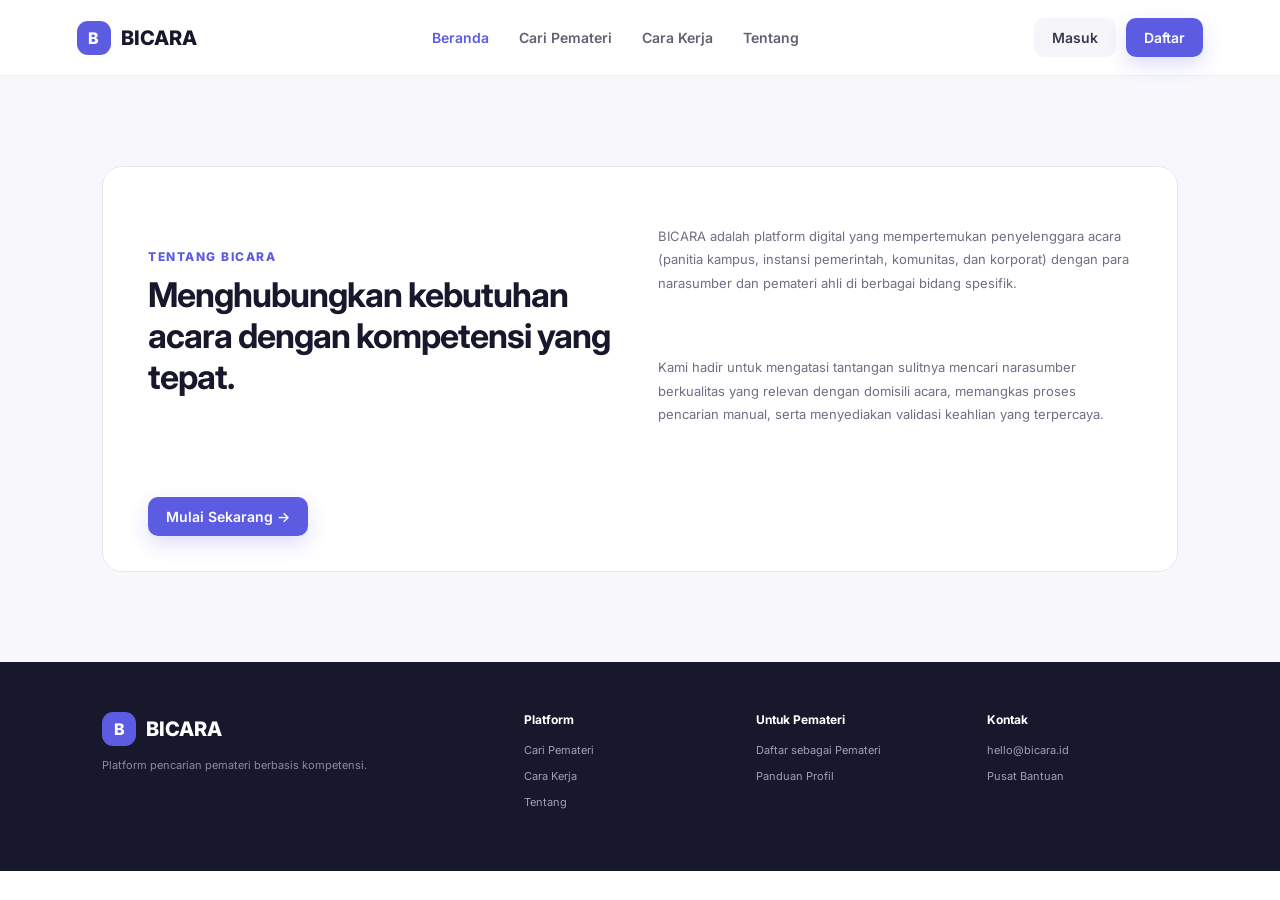
<file: about.html>
<!DOCTYPE html>
<html lang="id">
<head>
  <meta charset="UTF-8">
  <meta name="viewport" content="width=device-width, initial-scale=1.0">
  <title>Tentang Kami — BICARA</title>
  <link rel="preconnect" href="https://fonts.googleapis.com">
  <link rel="preconnect" href="https://fonts.gstatic.com" crossorigin>
  <link href="https://fonts.googleapis.com/css2?family=Inter:wght@400;500;600;700;800&display=swap" rel="stylesheet">
  <link rel="stylesheet" href="style.css">
</head>
<body>
  <header class="navbar">
    <a class="brand" href="index.html">
      <span class="brand-mark">B</span><span>BICARA<span class="brand-accent"></span></span>
    </a>
    
    <nav class="nav-links" id="mainNavLinks">
      <a href="index.html">Beranda</a>
      <a href="search.html">Cari Pemateri</a>
      <a href="how-it-works.html">Cara Kerja</a>
      <a href="about.html" class="active">Tentang</a>
    </nav>
    
    <div class="nav-actions" id="mainNavActions">
      <a class="btn btn-ghost" href="login.html">Masuk</a>
      <a class="btn btn-primary" href="register.html">Daftar</a>
      <a class="btn btn-primary" href="become-mentor.html">Menjadi Pemateri</a>
    </div>
    <button class="mobile-menu" onclick="toggleMenu()">☰</button>
</header>

  <main>
    <section class="section about-section">
      <div class="about-card">
        <div>
          <span class="eyebrow">TENTANG BICARA</span>
          <h2>Menghubungkan kebutuhan acara dengan kompetensi yang tepat.</h2>
        </div>
        <p>BICARA adalah platform digital yang mempertemukan penyelenggara acara (panitia kampus, instansi pemerintah, komunitas, dan korporat) dengan para narasumber dan pemateri ahli di berbagai bidang spesifik.</p>
        <p>Kami hadir untuk mengatasi tantangan sulitnya mencari narasumber berkualitas yang relevan dengan domisili acara, memangkas proses pencarian manual, serta menyediakan validasi keahlian yang terpercaya.</p>
        <div style="margin-top: 2rem;">
          <a class="btn btn-primary" href="register.html">Mulai Sekarang →</a>
        </div>
      </div>
    </section>
  </main>

  <footer>
    <div class="footer-brand"><a class="brand" href="index.html"><span class="brand-mark">B</span><span>BICARA<span class="brand-accent"></span></span></a><p>Platform pencarian pemateri berbasis kompetensi.</p></div>
    <div><h4>Platform</h4><a href="search.html">Cari Pemateri</a><a href="how-it-works.html">Cara Kerja</a><a href="about.html">Tentang</a></div>
    <div><h4>Untuk Pemateri</h4><a href="become-mentor.html">Daftar sebagai Pemateri</a><a href="#">Panduan Profil</a></div>
    <div><h4>Kontak</h4><a href="mailto:hello@bicara.id">hello@bicara.id</a><a href="#">Pusat Bantuan</a></div>
  </footer>

  <script src="script.js"></script>
</body>
</html>
</file>
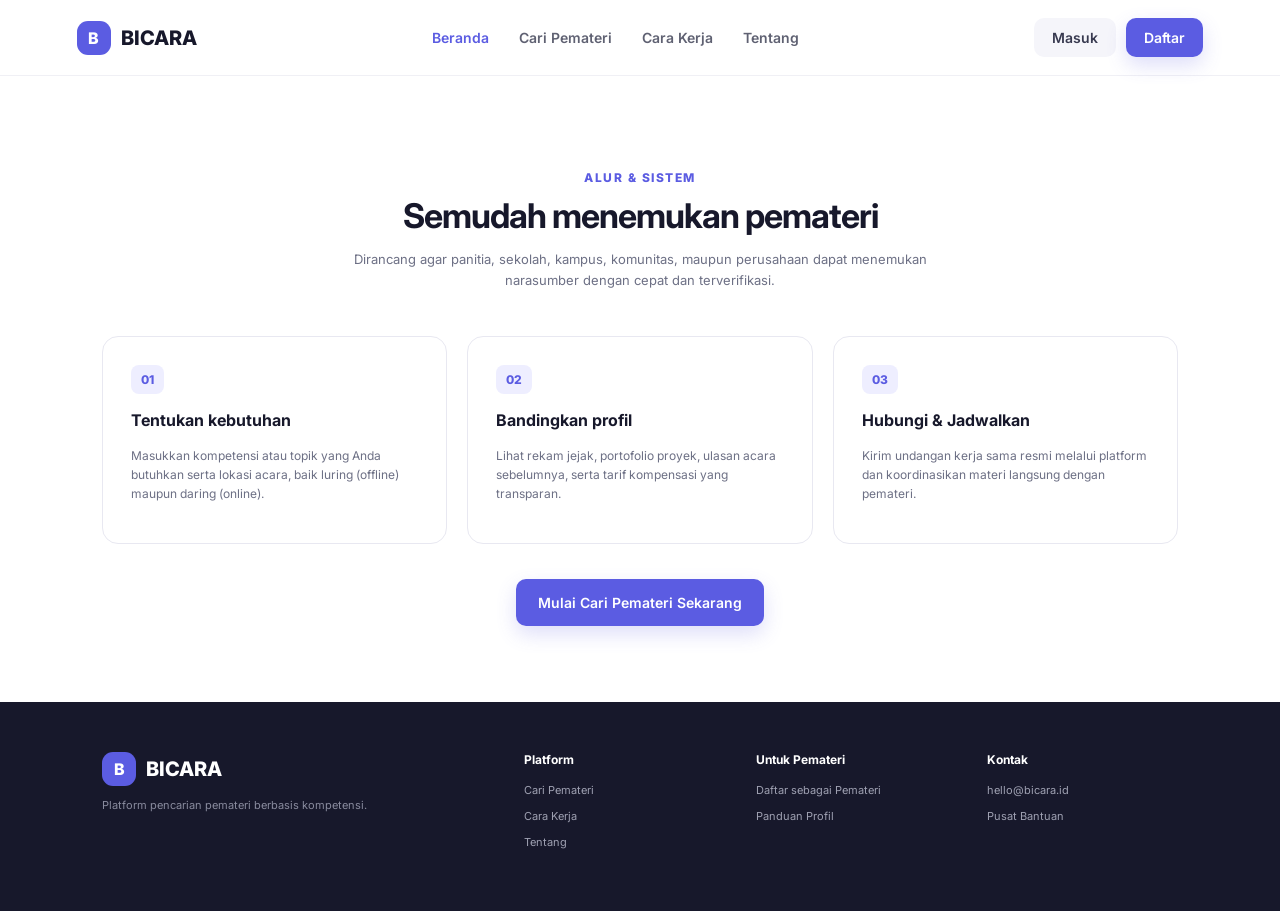
<file: how-it-works.html>
<!DOCTYPE html>
<html lang="id">
<head>
  <meta charset="UTF-8">
  <meta name="viewport" content="width=device-width, initial-scale=1.0">
  <title>Cara Kerja — BICARA</title>
  <link rel="preconnect" href="https://fonts.googleapis.com">
  <link rel="preconnect" href="https://fonts.gstatic.com" crossorigin>
  <link href="https://fonts.googleapis.com/css2?family=Inter:wght@400;500;600;700;800&display=swap" rel="stylesheet">
  <link rel="stylesheet" href="style.css">
</head>
<body>
  <header class="navbar">
    <a class="brand" href="index.html">
      <span class="brand-mark">B</span><span>BICARA<span class="brand-accent"></span></span>
    </a>
    <nav class="nav-links" id="mainNavLinks">
      <a href="index.html" class="active">Beranda</a>
      <a href="search.html">Cari Pemateri</a>
      <a href="how-it-works.html">Cara Kerja</a>
      <a href="about.html">Tentang</a>
    </nav>
    <div class="nav-actions" id="mainNavActions">
      <a class="btn btn-ghost" href="login.html">Masuk</a>
      <a class="btn btn-primary" href="register.html">Daftar</a>
      <a class="btn btn-primary" href="become-mentor.html">Menjadi Pemateri</a>
    </div>
    <button class="mobile-menu" onclick="toggleMenu()">☰</button>
</header>

  <main>
    <section class="section how-section">
      <div class="center-heading">
        <span class="eyebrow">ALUR & SISTEM</span>
        <h2>Semudah menemukan pemateri</h2>
        <p>Dirancang agar panitia, sekolah, kampus, komunitas, maupun perusahaan dapat menemukan narasumber dengan cepat dan terverifikasi.</p>
      </div>
      <div class="steps">
        <div class="step">
          <div class="step-number">01</div>
          <h3>Tentukan kebutuhan</h3>
          <p>Masukkan kompetensi atau topik yang Anda butuhkan serta lokasi acara, baik luring (offline) maupun daring (online).</p>
        </div>
        <div class="step">
          <div class="step-number">02</div>
          <h3>Bandingkan profil</h3>
          <p>Lihat rekam jejak, portofolio proyek, ulasan acara sebelumnya, serta tarif kompensasi yang transparan.</p>
        </div>
        <div class="step">
          <div class="step-number">03</div>
          <h3>Hubungi & Jadwalkan</h3>
          <p>Kirim undangan kerja sama resmi melalui platform dan koordinasikan materi langsung dengan pemateri.</p>
        </div>
      </div>
      <div style="text-align: center; margin-top: 3rem;">
        <a href="search.html" class="btn btn-primary btn-large">Mulai Cari Pemateri Sekarang</a>
      </div>
    </section>
  </main>

  <footer>
    <div class="footer-brand"><a class="brand" href="index.html"><span class="brand-mark">B</span><span>BICARA<span class="brand-accent"></span></span></a><p>Platform pencarian pemateri berbasis kompetensi.</p></div>
    <div><h4>Platform</h4><a href="search.html">Cari Pemateri</a><a href="how-it-works.html">Cara Kerja</a><a href="about.html">Tentang</a></div>
    <div><h4>Untuk Pemateri</h4><a href="become-mentor.html">Daftar sebagai Pemateri</a><a href="#">Panduan Profil</a></div>
    <div><h4>Kontak</h4><a href="mailto:hello@bicara.id">hello@bicara.id</a><a href="#">Pusat Bantuan</a></div>
  </footer>

  <script src="script.js"></script>
</body>
</html>
</file>
<file: style.css>
:root {
  --primary: #5b5ce2;
  --primary-dark: #4546c9;
  --ink: #17182b;
  --muted: #6d7085;
  --line: #e8e8f1;
  --soft: #f7f7fc;
  --white: #fff;
  --green: #18a66a;

  --auth-bg: #0b0f19;
  --auth-card: #1e293b;
  --auth-border: #334155;

  --shadow: 0 18px 50px rgba(33, 34, 76, 0.1);
}

/* =========================
   GLOBAL
========================= */

* {
  box-sizing: border-box;
}

html {
  scroll-behavior: smooth;
}

body {
  margin: 0;
  font-family: Inter, Arial, sans-serif;
  color: var(--ink);
  background: #fff;
}

a {
  text-decoration: none;
  color: inherit;
  cursor: pointer;
}

/* =========================
   NAVBAR
========================= */

.navbar {
  height: 76px;
  display: flex;
  align-items: center;
  justify-content: space-between;
  padding: 0 6%;
  border-bottom: 1px solid #f0f0f5;
  background: rgba(255, 255, 255, 0.94);
  position: sticky;
  top: 0;
  z-index: 20;
  backdrop-filter: blur(14px);
}

.brand {
  display: flex;
  align-items: center;
  gap: 10px;
  font-weight: 800;
  font-size: 20px;
}

.brand-mark {
  width: 34px;
  height: 34px;
  border-radius: 11px;
  background: var(--primary);
  color: #fff;
  display: grid;
  place-items: center;
  font-size: 16px;
}

.brand-accent {
  color: var(--primary);
}

.nav-links {
  display: flex;
  gap: 30px;
  font-size: 14px;
  font-weight: 600;
  color: #5f6172;
  align-items: center;
}

.nav-links a:hover {
  color: var(--primary);
}

.nav-links a.active {
  color: var(--primary);
}

.nav-actions {
  display: flex;
  gap: 10px;
  align-items: center;
}

.user-profile {
  display: flex;
  align-items: center;
  gap: 10px;
  margin-right: 5px;
}

.user-avatar {
  width: 36px;
  height: 36px;
  border-radius: 50%;
  background: #e0e7ff;
  color: var(--primary);
  display: flex;
  align-items: center;
  justify-content: center;
  font-weight: 700;
  font-size: 14px;
}

.user-info {
  display: flex;
  flex-direction: column;
  font-size: 12px;
  line-height: 1.2;
}

.user-info strong {
  color: var(--ink);
}

.user-info span {
  color: var(--muted);
  font-size: 10px;
}

/* =========================
   BUTTON
========================= */

.btn {
  border: 0;
  border-radius: 10px;
  padding: 11px 18px;
  font: 600 14px Inter;
  cursor: pointer;
  transition: 0.2s;
}

.btn-primary {
  background: var(--primary);
  color: #fff;
  box-shadow: 0 8px 20px rgba(91, 92, 226, 0.2);
}

.btn-primary:hover {
  background: var(--primary-dark);
  transform: translateY(-1px);
}

.btn-ghost {
  background: #f5f5fa;
  color: #383a50;
}

.btn-large {
  padding: 15px 22px;
}

.full {
  width: 100%;
  margin-top: 10px;
}

.mobile-menu {
  display: none;
  border: 0;
  background: none;
  font-size: 24px;
}

/* =========================
   HERO
========================= */

.hero {
  min-height: 590px;
  padding: 75px 8% 70px;
  display: flex;
  align-items: center;
  gap: 60px;
  background:
    radial-gradient(
      circle at 80% 20%,
      #eeeefe 0,
      transparent 35%
    ),
    linear-gradient(180deg, #fbfbff, #fff);
}

.hero-content {
  width: 56%;
  max-width: 730px;
}

.eyebrow {
  font-size: 12px;
  letter-spacing: 1.5px;
  color: var(--primary);
  font-weight: 800;
}

.hero .eyebrow {
  display: inline-flex;
  gap: 8px;
  background: #eeeeff;
  padding: 8px 12px;
  border-radius: 30px;
  letter-spacing: 0.4px;
}

.hero h1 {
  font-size: 52px;
  line-height: 1.08;
  letter-spacing: -2px;
  margin: 20px 0;
}

.hero h1 span {
  color: var(--primary);
}

.hero-copy {
  font-size: 17px;
  line-height: 1.7;
  color: var(--muted);
  max-width: 650px;
}

/* =========================
   HERO SEARCH
========================= */

.hero-search {
  background: #fff;
  padding: 9px;
  display: flex;
  gap: 7px;
  border: 1px solid #e6e6ef;
  border-radius: 15px;
  box-shadow: var(--shadow);
  margin-top: 28px;
}

.search-field {
  display: flex;
  align-items: center;
  gap: 8px;
  padding: 0 12px;
  border-right: 1px solid var(--line);
  flex: 1;
  color: #85879a;
}

.search-field input {
  border: 0;
  outline: 0;
  width: 100%;
  font: 14px Inter;
}

.location-field {
  max-width: 170px;
}

.popular {
  display: flex;
  align-items: center;
  gap: 8px;
  margin-top: 16px;
  font-size: 12px;
  color: #7a7c8e;
  flex-wrap: wrap;
}

.popular button {
  border: 1px solid var(--line);
  background: #fff;
  border-radius: 20px;
  padding: 6px 10px;
  color: #55586b;
  cursor: pointer;
}

/* =========================
   HERO VISUAL
========================= */

.hero-visual {
  position: relative;
  flex: 1;
  min-height: 390px;
  display: grid;
  place-items: center;
}

.orb {
  position: absolute;
  border-radius: 50%;
  filter: blur(1px);
}

.orb-one {
  width: 330px;
  height: 330px;
  background: #e7e7ff;
}

.orb-two {
  width: 210px;
  height: 210px;
  background: #d8f5ec;
  right: 5%;
  bottom: 3%;
}

.profile-preview {
  position: relative;
  width: 300px;
  background: #fff;
  border: 1px solid #eeeef5;
  border-radius: 22px;
  padding: 28px;
  box-shadow: 0 25px 70px rgba(50, 50, 100, 0.16);
  text-align: center;
}

.verified {
  position: absolute;
  top: 14px;
  right: 14px;
  font-size: 9px;
  color: var(--green);
  background: #e8faf2;
  padding: 5px 8px;
  border-radius: 20px;
  font-weight: 700;
}

/* =========================
   AVATAR
========================= */

.avatar {
  border-radius: 50%;
  background: linear-gradient(135deg, #5b5ce2, #8f90ff);
  color: #fff;
  display: grid;
  place-items: center;
  font-weight: 800;
}

.avatar-lg {
  width: 82px;
  height: 82px;
  font-size: 23px;
  margin: 5px auto 15px;
}

.profile-preview h3 {
  margin: 0 0 5px;
}

.profile-preview p {
  font-size: 12px;
  color: var(--muted);
  margin: 0;
}

.location {
  font-size: 11px;
  color: #77798a;
  margin: 13px 0;
}

.rating {
  font-weight: 700;
  font-size: 13px;
}

.rating span {
  font-weight: 400;
  color: #989aaa;
}

.skill-row {
  display: flex;
  gap: 5px;
  flex-wrap: wrap;
  justify-content: center;
  margin-top: 17px;
}

.skill-row span {
  font-size: 9px;
  padding: 6px 8px;
  border-radius: 7px;
  background: #f3f3fb;
  color: #595b72;
}

/* =========================
   FLOATING CARD
========================= */

.floating-card {
  position: absolute;
  background: #fff;
  border: 1px solid #eeeef5;
  border-radius: 14px;
  box-shadow: var(--shadow);
  padding: 13px 16px;
  display: flex;
  gap: 9px;
  align-items: center;
}

.floating-card strong {
  display: block;
  font-size: 16px;
}

.floating-card span {
  font-size: 9px;
  color: #85879a;
}

.fc-top {
  top: 25px;
  right: 0;
}

.fc-bottom {
  bottom: 24px;
  left: 0;
}

.fc-bottom small {
  display: block;
  color: #888a9b;
  font-size: 9px;
  margin-top: 3px;
}

.mini-icon {
  background: #e8faf2;
  color: var(--green);
  padding: 8px;
  border-radius: 9px !important;
  font-size: 13px !important;
}

/* =========================
   STATS
========================= */

.stats {
  display: grid;
  grid-template-columns: repeat(4, 1fr);
  padding: 28px 8%;
  border-top: 1px solid var(--line);
  border-bottom: 1px solid var(--line);
  background: #fff;
}

.stats div {
  text-align: center;
  border-right: 1px solid var(--line);
}

.stats div:last-child {
  border: 0;
}

.stats strong {
  display: block;
  font-size: 25px;
}

.stats span {
  font-size: 11px;
  color: var(--muted);
}

/* =========================
   SECTION
========================= */

.section {
  padding: 90px 8%;
}

.section-heading {
  display: flex;
  justify-content: space-between;
  align-items: end;
  margin-bottom: 35px;
}

.section-heading h2,
.center-heading h2,
.about-card h2 {
  font-size: 34px;
  letter-spacing: -1px;
  margin: 9px 0;
}

.section-heading p {
  color: var(--muted);
  font-size: 13px;
  max-width: 410px;
  line-height: 1.6;
}

/* =========================
   SEARCH SECTION
========================= */

.search-section {
  background: #fafaff;
}

.search-layout {
  display: grid;
  grid-template-columns: 250px 1fr;
  gap: 30px;
}

/* =========================
   FILTER
========================= */

.filter-panel {
  background: #fff;
  border: 1px solid var(--line);
  border-radius: 15px;
  padding: 20px;
  height: max-content;
}

.filter-title {
  display: flex;
  justify-content: space-between;
  font-size: 14px;
  font-weight: 800;
  margin-bottom: 20px;
}

.filter-title button {
  border: 0;
  background: none;
  color: var(--primary);
  font-size: 11px;
  cursor: pointer;
}

.filter-panel label {
  display: block;
  font-size: 11px;
  font-weight: 700;
  margin: 16px 0 7px;
}

.input {
  width: 100%;
  border: 1px solid var(--line);
  border-radius: 9px;
  padding: 11px 12px;
  background: #fff;
  outline: none;
  font: 12px Inter;
  color: #44475a;
}

.input:focus {
  border-color: #a5a6ee;
  box-shadow: 0 0 0 3px #eeeeff;
}

/* =========================
   RESULTS
========================= */

.results-top {
  display: flex;
  justify-content: space-between;
  align-items: center;
  font-size: 12px;
  color: var(--muted);
  margin-bottom: 15px;
}

.results-top select {
  border: 1px solid var(--line);
  background: #fff;
  border-radius: 8px;
  padding: 8px;
  font: 11px Inter;
}

.mentor-grid {
  display: grid;
  grid-template-columns: repeat(2, 1fr);
  gap: 16px;
}

/* =========================
   MENTOR CARD
========================= */

.mentor-card {
  background: #fff;
  border: 1px solid var(--line);
  border-radius: 15px;
  padding: 20px;
  transition: 0.2s;
  cursor: pointer;
}

.mentor-card:hover {
  transform: translateY(-3px);
  box-shadow: var(--shadow);
  border-color: #d9d9f5;
}

.mentor-head {
  display: flex;
  gap: 12px;
  align-items: center;
}

.avatar-sm {
  width: 48px;
  height: 48px;
  font-size: 13px;
}

.mentor-info h3 {
  font-size: 14px;
  margin: 0 0 4px;
}

.mentor-info p {
  font-size: 10px;
  color: var(--muted);
  margin: 0;
}

.verified-badge {
  margin-left: auto;
  font-size: 9px;
  color: var(--green);
  background: #e8faf2;
  padding: 5px 7px;
  border-radius: 15px;
}

.mentor-location {
  font-size: 10px;
  color: #7b7d8d;
  margin: 14px 0;
}

.mentor-desc {
  font-size: 11px;
  line-height: 1.55;
  color: #696b7c;
  min-height: 34px;
}

.mentor-meta {
  display: flex;
  justify-content: space-between;
  margin-top: 15px;
  padding-top: 12px;
  border-top: 1px solid #f0f0f5;
  font-size: 10px;
  color: #707285;
}

.mentor-skills {
  display: flex;
  gap: 5px;
  flex-wrap: wrap;
  margin-top: 13px;
}

.mentor-skills span {
  font-size: 9px;
  background: #f4f4fb;
  padding: 5px 7px;
  border-radius: 6px;
}

/* =========================
   EMPTY STATE
========================= */

.empty {
  text-align: center;
  padding: 70px 20px;
  color: var(--muted);
}

.empty div {
  font-size: 35px;
}

.hidden {
  display: none;
}

/* =========================
   HOW IT WORKS
========================= */

.how-section {
  background: #fff;
}

.center-heading {
  text-align: center;
  max-width: 650px;
  margin: 0 auto 45px;
}

.center-heading p {
  font-size: 13px;
  line-height: 1.6;
  color: var(--muted);
}

.steps {
  display: grid;
  grid-template-columns: repeat(3, 1fr);
  gap: 20px;
}

.step {
  border: 1px solid var(--line);
  border-radius: 16px;
  padding: 28px;
}

.step-number {
  color: var(--primary);
  font-weight: 800;
  font-size: 12px;
  background: #eeeeff;
  width: max-content;
  padding: 7px 10px;
  border-radius: 8px;
}

.step h3 {
  font-size: 16px;
}

.step p {
  font-size: 12px;
  color: var(--muted);
  line-height: 1.6;
}

/* =========================
   ABOUT
========================= */

.about-section {
  background: #f7f7fc;
}

.about-card {
  background: #fff;
  border: 1px solid var(--line);
  border-radius: 20px;
  padding: 45px;
  display: grid;
  grid-template-columns: 1fr 1fr;
  gap: 35px;
  align-items: center;
}

.about-card p {
  font-size: 13px;
  color: var(--muted);
  line-height: 1.8;
}

.about-card .btn {
  width: max-content;
}

.about-card > div {
  grid-row: span 2;
}

/* =========================
   FOOTER
========================= */

footer {
  padding: 50px 8%;
  background: #17182b;
  color: #c6c7d3;
  display: grid;
  grid-template-columns: 2fr 1fr 1fr 1fr;
  gap: 40px;
}

footer .brand {
  color: #fff;
}

footer h4 {
  color: #fff;
  font-size: 12px;
  margin-top: 0;
}

footer a:not(.brand) {
  display: block;
  font-size: 11px;
  margin: 12px 0;
  color: #9fa1b2;
}

footer p {
  font-size: 11px;
  line-height: 1.6;
  color: #898b9e;
}

/* =========================
   MODAL (DIPERBAIKI — z-index tinggi)
========================= */

.modal {
  display: none;
  position: fixed;
  inset: 0;
  background: rgba(20, 21, 40, 0.55);
  z-index: 99999;
  align-items: center;
  justify-content: center;
  padding: 20px;
  pointer-events: auto;
  overflow-y: auto;
}

.modal.show {
  display: flex;
}

.modal-box {
  width: min(420px, 100%);
  background: #fff;
  border-radius: 18px;
  padding: 30px;
  position: relative;
  z-index: 100000;
  box-shadow: 0 30px 100px rgba(0, 0, 0, 0.2);
  pointer-events: auto;
  max-height: 90vh;
  overflow-y: auto;
  margin: auto;
}

.modal-box h2 {
  margin: 8px 0;
  font-size: 23px;
}

.modal-box .input {
  margin-top: 10px;
}

.modal-close {
  position: absolute;
  right: 17px;
  top: 14px;
  border: 0;
  background: #f2f2f7;
  border-radius: 50%;
  width: 28px;
  height: 28px;
  cursor: pointer;
  z-index: 100001;
  pointer-events: auto;
}

.modal-icon {
  width: 42px;
  height: 42px;
  border-radius: 12px;
  background: #eeeeff;
  color: var(--primary);
  display: grid;
  place-items: center;
  font-weight: 800;
}

.muted {
  font-size: 12px;
  color: var(--muted);
  line-height: 1.6;
}

.modal-switch {
  text-align: center;
  font-size: 11px;
  color: var(--muted);
  margin-top: 18px;
}

.modal-switch a {
  color: var(--primary);
  font-weight: 700;
}

/* =========================
   PROFILE MODAL
========================= */

.profile-modal {
  max-width: 650px;
}

.profile-detail {
  display: grid;
  grid-template-columns: 100px 1fr;
  gap: 22px;
}

.profile-detail .avatar {
  width: 100px;
  height: 100px;
  font-size: 25px;
}

.profile-detail h2 {
  margin: 0 0 4px;
}

.detail-label {
  font-size: 10px;
  color: var(--muted);
  margin-top: 18px;
}

.detail-list {
  display: flex;
  flex-wrap: wrap;
  gap: 7px;
  margin-top: 7px;
}

.detail-list span {
  background: #f1f1fb;
  border-radius: 7px;
  padding: 7px 9px;
  font-size: 10px;
}

.portfolio {
  margin-top: 20px;
  padding-top: 17px;
  border-top: 1px solid var(--line);
}

.portfolio h4 {
  margin: 0 0 8px;
  font-size: 13px;
}

.portfolio p {
  font-size: 11px;
  color: var(--muted);
  line-height: 1.5;
}

/* =====================================================
   CONTACT SECTION
===================================================== */

.contact-section {
  margin-top: 25px;
  padding-top: 20px;
  border-top: 1px solid var(--line);
}

.contact-section h4 {
  margin: 0 0 8px;
  font-size: 14px;
  color: var(--ink);
}

.contact-section p {
  margin-bottom: 15px;
}

.contact-buttons {
  display: flex;
  gap: 10px;
  flex-wrap: wrap;
}

.btn-wa {
  background: #25D366 !important;
  color: #fff !important;
  box-shadow: 0 8px 20px rgba(37, 211, 102, 0.3) !important;
  text-align: center;
  padding: 14px 20px;
  font-weight: 700;
  display: flex;
  align-items: center;
  justify-content: center;
  gap: 8px;
}

.btn-wa:hover {
  background: #1DAF57 !important;
  transform: translateY(-1px);
}

/* =====================================================
   FORM DI DALAM MODAL
===================================================== */

.modal-box textarea.input {
  resize: vertical;
  min-height: 70px;
  font-family: inherit;
}

.modal-box .form-group {
  margin-bottom: 14px;
  text-align: left;
}

.modal-box .form-group label {
  display: block;
  font-size: 12px;
  font-weight: 600;
  color: #475569;
  margin-bottom: 6px;
}

.modal-box .form-group small {
  display: block;
  margin-top: 4px;
}

/* =====================================================
   MENTOR DASHBOARD
===================================================== */

.mentor-dashboard-grid {
  display: grid;
  grid-template-columns: repeat(3, 1fr);
  gap: 20px;
  margin-top: 30px;
}

.dashboard-card {
  background: #fff;
  border: 1px solid #e5e7eb;
  border-radius: 18px;
  padding: 28px;
  box-shadow: 0 10px 30px rgba(15, 23, 42, 0.05);
  transition:
    transform 0.25s ease,
    box-shadow 0.25s ease;
  display: flex;
  flex-direction: column;
}

.dashboard-card:hover {
  transform: translateY(-5px);
  box-shadow: 0 20px 40px rgba(15, 23, 42, 0.1);
}

.dashboard-card .btn {
  margin-top: auto;
}

.dashboard-icon {
  width: 52px;
  height: 52px;
  display: flex;
  align-items: center;
  justify-content: center;
  border-radius: 14px;
  background: #eef2ff;
  font-size: 24px;
  margin-bottom: 20px;
}

.dashboard-card h3 {
  margin-bottom: 8px;
  color: #111827;
}

.dashboard-card p {
  color: #6b7280;
  line-height: 1.6;
  margin-bottom: 20px;
}

.mentor-info-box {
  margin-top: 30px;
  padding: 30px;
  border-radius: 18px;
  background: linear-gradient(135deg, #eef2ff, #f8fafc);
  border: 1px solid #e0e7ff;
}

.mentor-info-box h2 {
  margin: 8px 0 10px;
  color: #111827;
}

.mentor-info-box p {
  max-width: 700px;
  color: #64748b;
  line-height: 1.7;
}

/* =====================================================
   NOTIFICATION POPUP
===================================================== */

#notificationContainer {
  position: fixed;
  top: 20px;
  right: 20px;
  z-index: 999999;
  display: flex;
  flex-direction: column;
  gap: 10px;
  max-width: 340px;
  pointer-events: none;
}

.notification {
  background: #fff;
  border-radius: 12px;
  padding: 14px 16px;
  box-shadow: 0 10px 30px rgba(0, 0, 0, 0.12);
  display: flex;
  align-items: flex-start;
  gap: 10px;
  border-left: 4px solid var(--primary);
  pointer-events: auto;
  animation: slideIn 0.3s ease;
  font-size: 13px;
}

.notification.success { border-left-color: #18a66a; }
.notification.error { border-left-color: #ef4444; }
.notification.warning { border-left-color: #f59e0b; }

.notification-icon {
  width: 22px;
  height: 22px;
  border-radius: 50%;
  display: flex;
  align-items: center;
  justify-content: center;
  font-weight: 700;
  font-size: 12px;
  flex-shrink: 0;
  background: #eeeeff;
  color: var(--primary);
}

.notification.success .notification-icon { background: #e8faf2; color: #18a66a; }
.notification.error .notification-icon { background: #fee2e2; color: #ef4444; }
.notification.warning .notification-icon { background: #fef3c7; color: #f59e0b; }

.notification-content {
  flex: 1;
  color: var(--ink);
  line-height: 1.5;
}

.notification-close {
  background: none;
  border: none;
  font-size: 16px;
  cursor: pointer;
  color: #999;
  padding: 0 4px;
  line-height: 1;
}

.notification.hide {
  opacity: 0;
  transform: translateX(20px);
  transition: 0.3s;
}

@keyframes slideIn {
  from {
    opacity: 0;
    transform: translateX(20px);
  }
  to {
    opacity: 1;
    transform: translateX(0);
  }
}

/* =====================================================
   AUTHENTICATION PAGE
===================================================== */

body.auth-page {
  min-height: 100vh;
  margin: 0;
  display: flex;
  flex-direction: column;
  align-items: center;
  justify-content: center;
  padding: 20px;
  background: linear-gradient(135deg, #1e3c72 0%, #2a5298 50%, #6dd5ed 100%);
  background-attachment: fixed;
  font-family: 'Inter', sans-serif;
}

.auth-card {
  width: 100%;
  max-width: 420px;
  margin: 0 auto;
  padding: 32px;
  background: rgba(255, 255, 255, 0.92);
  backdrop-filter: blur(12px);
  border: 1px solid rgba(255, 255, 255, 0.5);
  border-radius: 20px;
  box-shadow: 0 20px 40px rgba(0, 0, 0, 0.2);
  position: relative;
  text-align: center;
}

.auth-card .close-btn {
  position: absolute;
  top: 18px;
  right: 20px;
  text-decoration: none;
  font-size: 20px;
  color: #64748b;
  font-weight: bold;
  transition: color 0.2s;
}

.auth-card .close-btn:hover {
  color: #0f172a;
}

.auth-header {
  text-align: center;
  margin-bottom: 2rem;
}

.auth-header .brand {
  display: inline-flex;
  margin-bottom: 1rem;
  text-decoration: none;
}

.auth-header h2 {
  font-size: 24px;
  font-weight: 700;
  color: #1e293b;
  margin: 0 0 8px;
}

.auth-header p {
  font-size: 14px;
  color: #64748b;
  margin: 0 0 24px;
}

.form-group {
  margin-bottom: 16px;
  text-align: left;
}

.form-group label {
  display: block;
  font-size: 13px;
  font-weight: 600;
  color: #475569;
  margin-bottom: 6px;
}

.form-group input,
.form-group select,
.form-group textarea {
  width: 100%;
  padding: 12px 16px;
  border: 1px solid #e2e8f0;
  border-radius: 10px;
  font-size: 14px;
  background-color: #f8fafc;
  outline: none;
  box-sizing: border-box;
  transition: border-color 0.2s, background-color 0.2s;
  font-family: inherit;
}

.form-group input:focus,
.form-group select:focus,
.form-group textarea:focus {
  border-color: #4f46e5;
  background-color: #fff;
}

.btn-auth {
  width: 100%;
  padding: 12px;
  background-color: #4f46e5;
  color: #ffffff;
  border: none;
  border-radius: 10px;
  font-size: 15px;
  font-weight: 600;
  cursor: pointer;
  margin-top: 10px;
  transition: background-color 0.2s;
}

.btn-auth:hover {
  background-color: #4338ca;
}

.auth-footer {
  margin-top: 20px;
  font-size: 13px;
  color: #64748b;
}

.auth-footer a {
  color: #4f46e5;
  text-decoration: none;
  font-weight: 600;
}

.alert-box {
  margin-top: 1.25rem;
  padding: 0.75rem 1rem;
  border-radius: 0.5rem;
  background-color: rgba(239, 68, 68, 0.15);
  border: 1px solid rgba(239, 68, 68, 0.4);
  color: #b91c1c;
  font-size: 0.875rem;
  display: flex;
  align-items: center;
  justify-content: space-between;
}

.alert-close {
  background: none;
  border: none;
  color: #b91c1c;
  font-size: 1.2rem;
  cursor: pointer;
  padding: 0 0.25rem;
  line-height: 1;
}

/* =========================
   TABLET (max-width: 900px)
========================= */

@media (max-width: 900px) {
  .nav-links {
    display: none;
  }

  .mobile-menu {
    display: block;
    background: none;
    border: none;
    font-size: 24px;
    cursor: pointer;
    color: #0f172a;
    padding: 8px;
  }

  .nav-links.active {
    display: flex !important;
    flex-direction: column;
    position: absolute;
    top: 76px;
    left: 0;
    width: 100%;
    background: #ffffff;
    padding: 20px 6%;
    box-shadow: 0 10px 25px rgba(0, 0, 0, 0.1);
    border-bottom: 1px solid var(--line);
    z-index: 100;
    gap: 15px;
    align-items: flex-start;
  }

  .nav-links.active a {
    font-size: 15px;
    font-weight: 600;
    color: var(--ink);
    width: 100%;
    padding: 8px 0;
    border-bottom: 1px solid var(--line);
  }

  .nav-links.active a:last-child {
    border-bottom: none;
  }

  .nav-links.active a:hover {
    color: var(--primary);
  }

  .hero {
    padding: 55px 6%;
    flex-direction: column;
  }

  .hero-content {
    width: 100%;
  }

  .hero h1 {
    font-size: 42px;
  }

  .hero-visual {
    width: 100%;
  }

  .stats {
    padding: 25px 5%;
  }

  .section {
    padding: 65px 6%;
  }

  .search-layout {
    grid-template-columns: 1fr;
  }

  .filter-panel {
    display: grid;
    grid-template-columns: 1fr 1fr;
    gap: 0 12px;
  }

  .filter-title,
  .filter-panel .full {
    grid-column: 1 / -1;
  }

  .steps {
    grid-template-columns: 1fr;
  }

  .about-card {
    grid-template-columns: 1fr;
    padding: 30px;
  }

  .about-card > div {
    grid-row: auto;
  }

  footer {
    grid-template-columns: 1fr 1fr;
  }

  .mentor-dashboard-grid {
    grid-template-columns: repeat(2, 1fr);
  }
}

/* =========================
   MOBILE (max-width: 600px)
========================= */

@media (max-width: 600px) {
  .hero h1 {
    font-size: 36px;
  }

  .hero-search {
    flex-direction: column;
  }

  .search-field,
  .location-field {
    max-width: none;
    border-right: 0;
    border-bottom: 1px solid var(--line);
    padding: 12px;
  }

  .hero-visual {
    min-height: 350px;
  }

  .profile-preview {
    width: 270px;
  }

  .floating-card {
    transform: scale(0.85);
  }

  .stats {
    grid-template-columns: 1fr 1fr;
    gap: 18px;
  }

  .stats div:nth-child(2) {
    border-right: 0;
  }

  .mentor-grid {
    grid-template-columns: 1fr;
  }

  .filter-panel {
    grid-template-columns: 1fr;
  }

  .filter-title,
  .filter-panel .full {
    grid-column: auto;
  }

  .section-heading {
    display: block;
  }

  .section-heading p {
    margin-top: 15px;
  }

  .about-card h2 {
    font-size: 27px;
  }

  footer {
    grid-template-columns: 1fr 1fr;
  }

  .profile-detail {
    grid-template-columns: 1fr;
    text-align: center;
  }

  .profile-detail .avatar {
    margin: auto;
  }

  .detail-list {
    justify-content: center;
  }

  .auth-card {
    padding: 2rem 1.5rem;
  }

  .auth-header h2 {
    font-size: 22px;
  }

  .navbar {
    padding: 0 5%;
    height: 68px;
  }

  .brand {
    font-size: 18px;
  }

  .brand-mark {
    width: 30px;
    height: 30px;
    font-size: 14px;
  }

  .nav-links.active {
    top: 68px;
  }

  .user-info {
    display: none;
  }

  .user-avatar {
    width: 32px;
    height: 32px;
    font-size: 12px;
  }

  .mentor-dashboard-grid {
    grid-template-columns: 1fr;
  }

  .modal-box {
    padding: 24px 20px;
    max-height: 90vh;
    overflow-y: auto;
  }

  .modal-box h2 {
    font-size: 20px;
  }

  .contact-buttons {
    flex-direction: column;
  }

  #notificationContainer {
    top: 12px;
    right: 12px;
    left: 12px;
    max-width: none;
  }
}

/* =====================================================
   PREVIEW FOTO & CV
===================================================== */

#photoPreview img {
  max-width: 100%;
  border-radius: 10px;
  border: 1px solid var(--line);
  margin-top: 8px;
}

#cvPreview div {
  padding: 10px;
  background: #f5f5fa;
  border-radius: 8px;
  font-size: 12px;
  margin-top: 8px;
}

input[type="file"].input {
  padding: 8px 12px;
  font-size: 12px;
  cursor: pointer;
}

input[type="file"].input::-webkit-file-upload-button {
  background: var(--primary);
  color: #fff;
  border: none;
  padding: 6px 12px;
  border-radius: 6px;
  cursor: pointer;
  font-weight: 600;
  font-size: 11px;
  margin-right: 10px;
}
</file>
